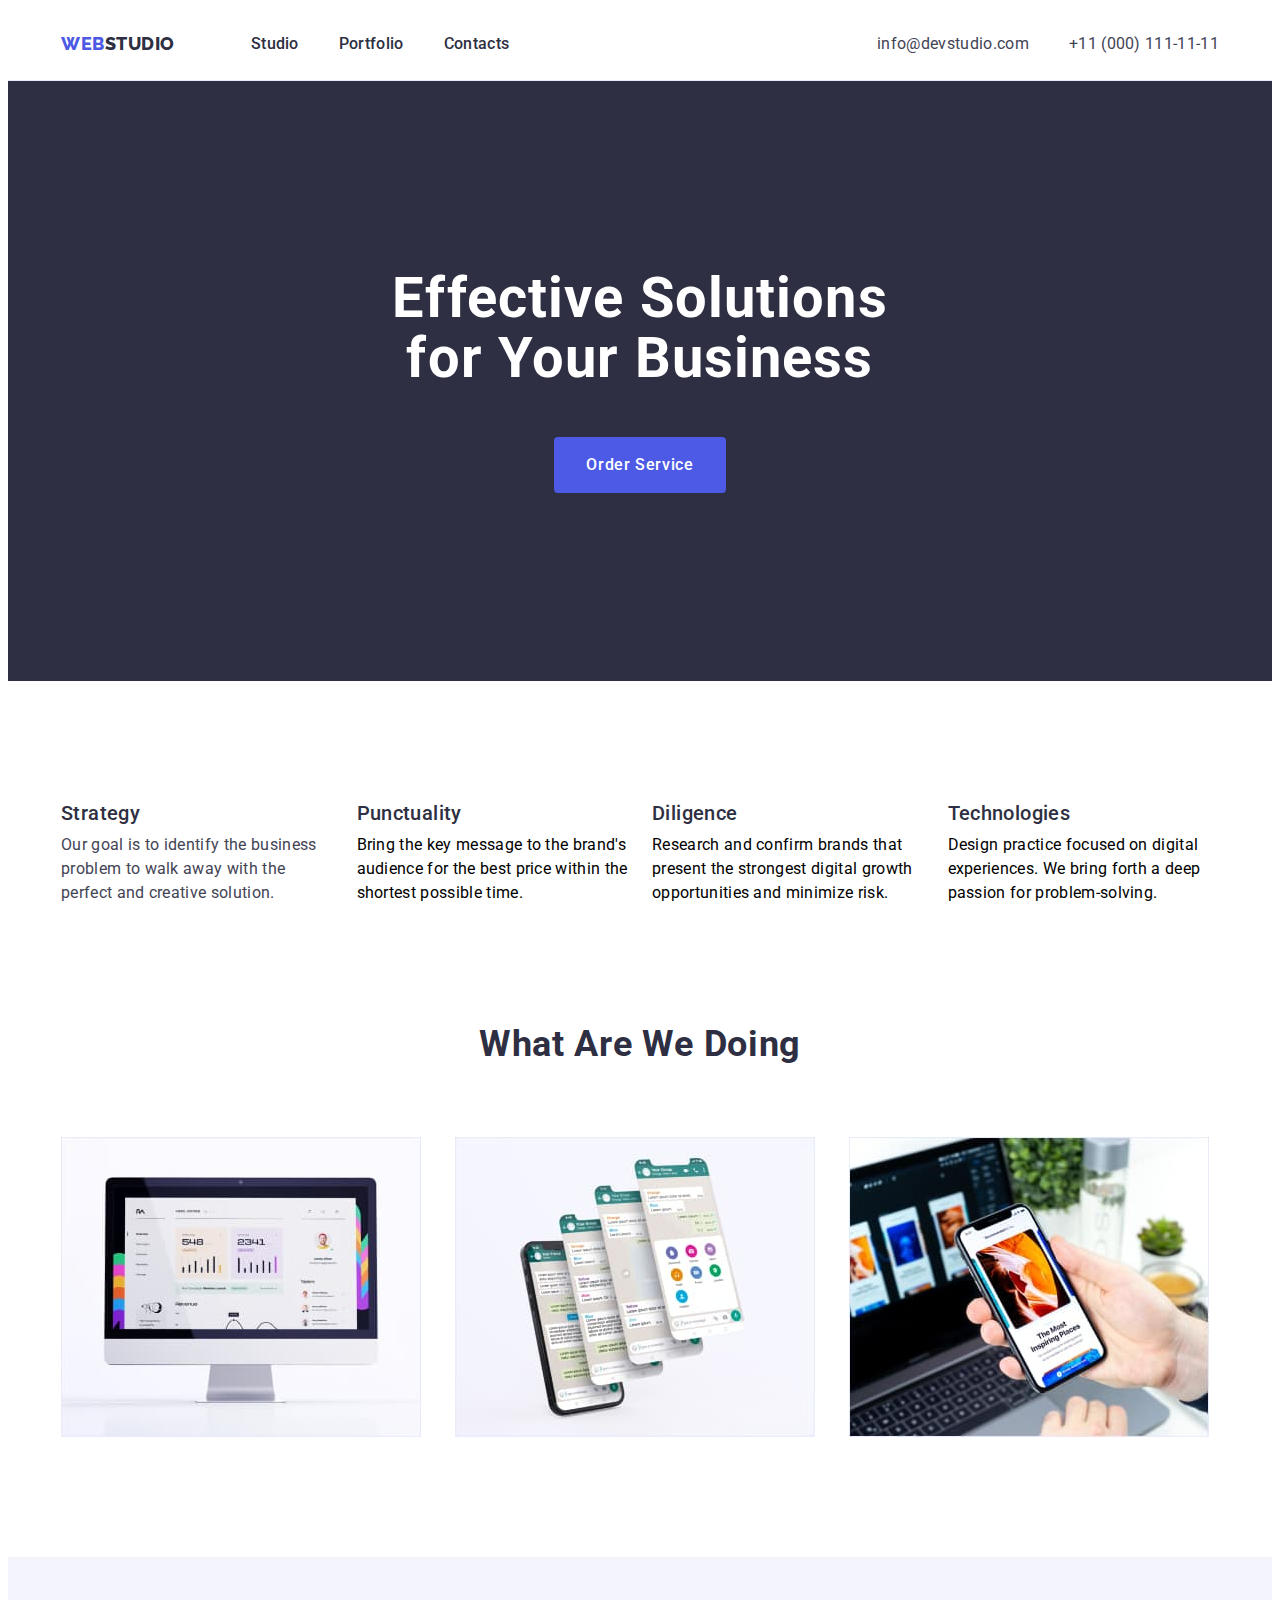
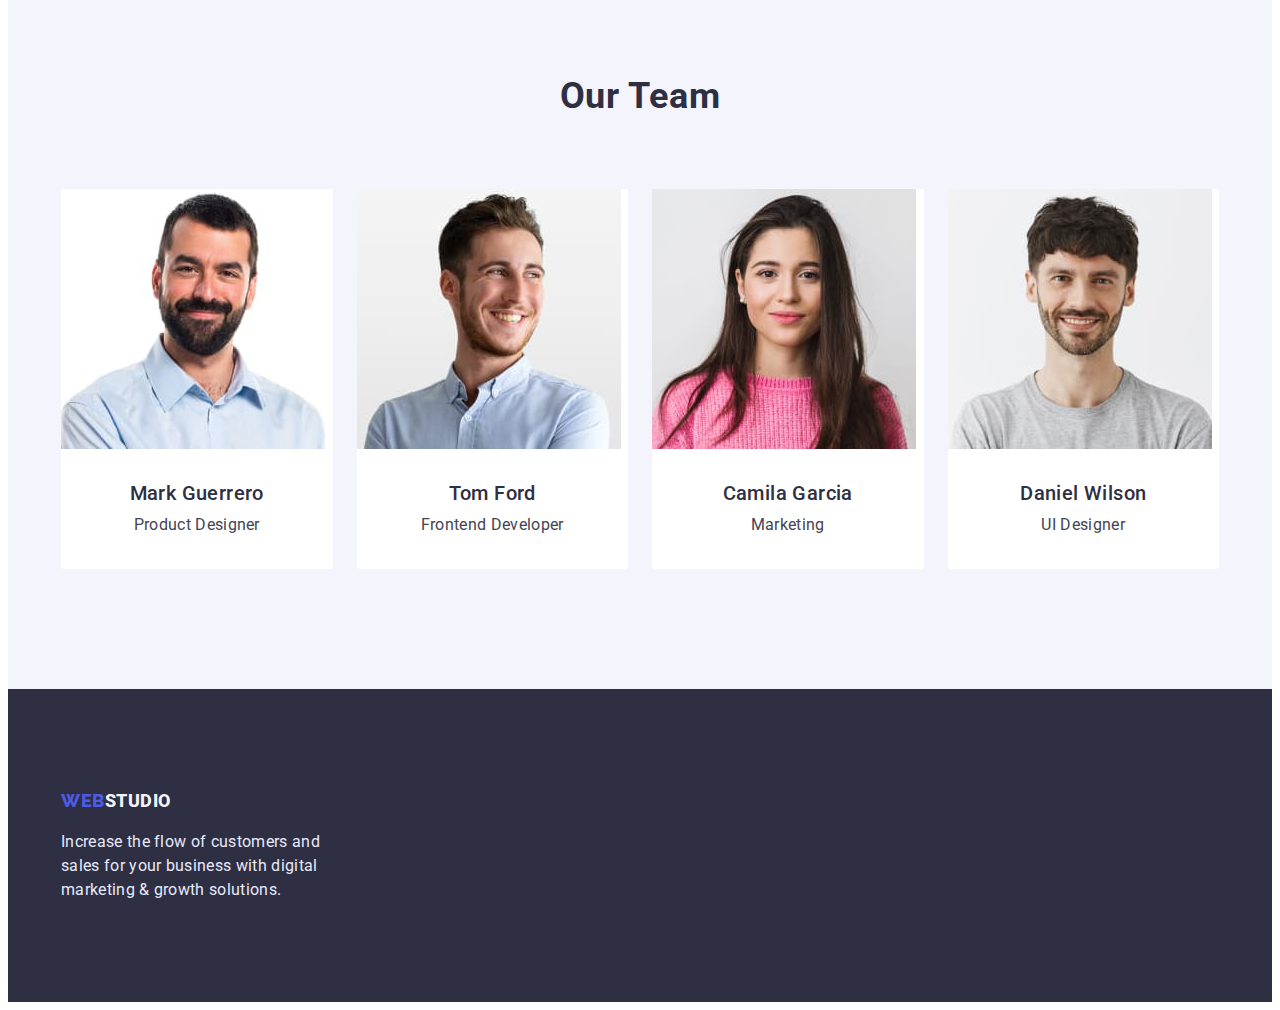
<file: index.html>
<!DOCTYPE html>
<html lang="en">
<head>
    <meta charset="UTF-8">
    <meta http-equiv="X-UA-Compatible" content="IE=edge">
    <meta name="viewport" content="width=device-width, initial-scale=1.0">
    <title>WebStudio</title>
    <link rel="preconnect" href="https://fonts.googleapis.com">
    <link rel="preconnect" href="https://fonts.gstatic.com" crossorigin>
    <link href="https://fonts.googleapis.com/css2?family=Raleway:wght@800&family=Roboto:wght@400;500;700;900&display=swap" rel="stylesheet">
    <link rel="stylesheet" href="https://cdnjs.cloudflare.com/ajax/libs/modern-normalize/1.1.0/modern-normalize.min.css" integrity="sha512-wpPYUAdjBVSE4KJnH1VR1HeZfpl1ub8YT/NKx4PuQ5NmX2tKuGu6U/JRp5y+Y8XG2tV+wKQpNHVUX03MfMFn9Q==" crossorigin="anonymous" referrerpolicy="no-referrer" />
    <link rel="stylesheet" href="./css/styles.css">
    
</head>
<body>
   <!-- ///////////      MAIN PAGE          ////////// -->
    <header class="header">
        
        <div class="container header-container">
            <nav class="header-navigation">
                <a class="header-nav-logo link" href="./index.html">  <span class="header-logo">Web</span>Studio </a>
                <ul class="header-list list">
                    <li class="header-item">
                        <a class="header-link link" href="./index.html">Studio</a></li>
                    <li class="header-item">
                        <a class="header-link link" href="./portfolio.html">Portfolio</a></li>
                    <li class="header-item">
                        <a class="header-link link" href="./index.html">Contacts</a></li>
                </ul>
            
            </nav>
            <address class="header-address">
                <ul class="header-address-list list address-container">
                    <li class="header-address-item">
                        <a class="header-address-link link" href="mailto:info@devstudio.com">info@devstudio.com</a></li>
                    <li class="header-address-item">
                        <a class="header-address-link link" href="tel:+110001111111">+11 (000) 111-11-11</a></li>
                </ul>
            </address>
        </div >
        
    
    </header>

   
    

    <!--section 2 main-->
    <main class="main">
     <!-- ///////////     H1+BTN        ////////// -->
        <section class="main-section">

            <div class="container">
                <h1 class="main-title">Effective Solutions for Your Business</h1>
                 
                <button class="main-btn" type="button">Order Service</button>
        </div >
        

    </section>
            
                
        
        
        
            <!-- ///////////      TECHNOLOGIES          ////////// -->
        
            
                <section class="technologies-section">
                    
                    <div class="container">
                        <h2 class="visually-hidden">Technologies</h2>
                        
                        <ul class="technologies-list list">
                            
                            <li class="technologies-items">
                                <h3 class="technologies-subtitle subtitle">Strategy</h3>
                                <p class="technologies-text textttt">Our goal is to identify the business
                                    problem to walk away with the perfect and creative solution. </p>
                            </li>
                            <li class="technologies-items">
                                <h3 class="technologies-subtitle subtitle">Punctuality</h3>
                                <p class="technologies-text">Bring the key message to the brand's audience for the best price within the shortest possible time.</p>
                            </li>
                            <li class="technologies-items">
                                <h3 class="technologies-subtitle subtitle">Diligence</h3>
                                <p class="technologies-text">Research and confirm brands that present the strongest digital growth opportunities and minimize risk.</p>
                            </li>
                            <li class="technologies-items">
                                <h3 class="technologies-subtitle subtitle">Technologies</h3>
                                <p class="technologies-text">Design practice focused on digital experiences. We bring forth a deep passion for problem-solving.</p>
                            </li>
                        </ul>
                    </div>
                </section>
                <!-- ///////////     DOING          ////////// -->
                <section class="doing-section">
                    <div class="container">
                        <h2 class="doing-subtitle">What are we doing</h2>
                        <ul class="doing-list list">
                            <li class="doing-items"><img class="doing-images" src="./images/img1.jpg" width="360" height="300" alt="Computer monitor"></li>
                            <li class="doing-items"><img class="doing-images" src="./images/img2.jpg" width="360" height="300" alt="Phone monitor"></li>
                            <li class="doing-items"><img class="doing-images" src="./images/img3.jpg" width="360" height="300" alt="Computer and Phone"></li>
                        </ul>
                    </div >
                </section>
            
                <!-- ///////////    TEAM          ////////// -->
                <section class="team-section">
                    <div class="container">
                        <h2 class="team-subtitle">Our Team</h2>
                        <ul class="team-list list">
                            <li class="team-items items"> <img class="team-images" src="./images/img4.jpg" width="264" height="260" alt="Mark Guerrero"> 
                                <div class="text-block">
                                    <h3 class="team-headline ">Mark Guerrero</h3>
                                    <p class="team-text textttt ">Product Designer</p>
                                </div >
                            </li>
                            <li class="team-items items"><img class="team-images" src="./images/img5.jpg" width="264" height="260" alt="Tom Ford"> 
                                <div class="text-block">
                                    <h3 class="team-headline ">Tom Ford</h3>
                                    <p class="team-text textttt ">Frontend Developer</p>
                                </div >
                            </li>
                            <li class="team-items items"><img class="team-images" src="./images/img6.jpg" width="264" height="260" alt="Camila Garcia"> 
                                <div class="text-block">
                                    <h3 class="team-headline ">Camila Garcia</h3>
                                    <p class="team-text textttt ">Marketing</p>
                                </div >
                            </li>
                            <li class="team-items items"><img class="team-images" src="./images/img7.jpg" width="264" height="260" alt="Daniel Wilson"> 
                                <div class="text-block">
                                    <h3 class="team-headline ">Daniel Wilson</h3>
                                    <p  class="team-text textttt ">UI Designer</p>
                                </div >
                            </li>
                        </ul>
                    </div >
                </section>
            
        </main>


       <!-- ///////////     FOOTER      ////////// -->
    
       
       <footer class="footer">
        <div class="container">
            <a class="footer-link link" href="./index.html"><span class="footer-logo">Web</span>Studio</a>
            <p class="footer-text textttt">
                Increase the flow of customers and sales for your business with digital marketing & growth solutions.
            </p>
        </div >
        </footer>        
        
           
            
       
   
    
    


</body>
</html>
</file>
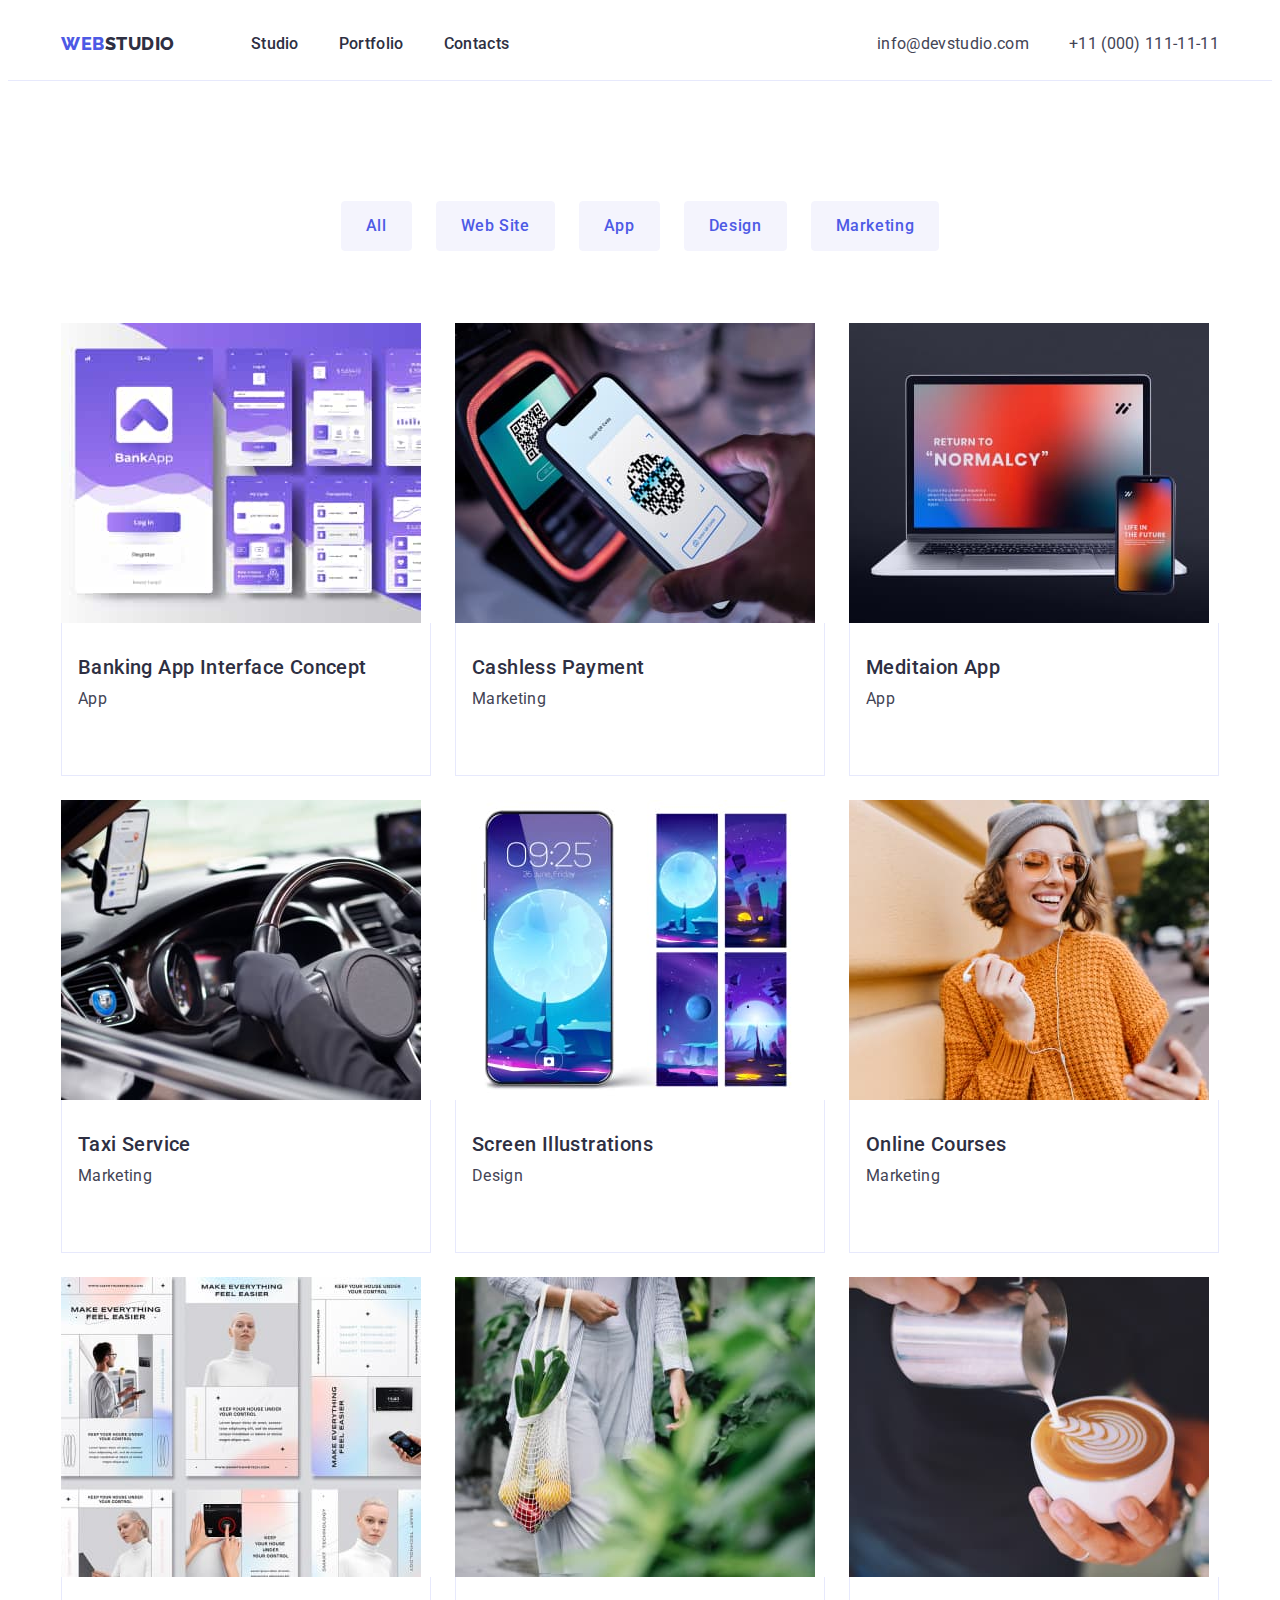
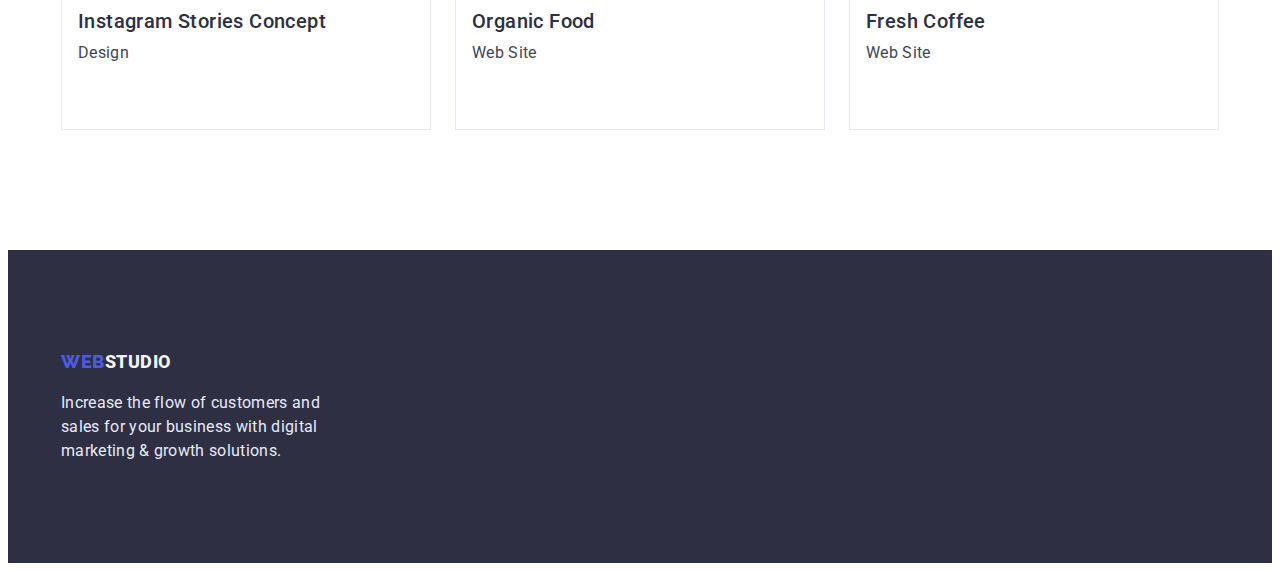
<file: portfolio.html>
<!DOCTYPE html>
<html lang="en">
<head>
    <meta charset="UTF-8">
    <meta http-equiv="X-UA-Compatible" content="IE=edge">
    <meta name="viewport" content="width=device-width, initial-scale=1.0">
    <link rel="stylesheet" href="./css/styles.css">
    <title>WebStudio</title>
    <link rel="preconnect" href="https://fonts.googleapis.com">
    <link rel="preconnect" href="https://fonts.gstatic.com" crossorigin>
    <link href="https://fonts.googleapis.com/css2?family=Raleway:wght@800&family=Roboto:wght@400;500;700;900&display=swap" rel="stylesheet">
</head>
<body>
   <!-- ///////////      MAIN PAGE          ////////// -->
   <header class="header">
        
    <div class="container header-container">
        <nav class="header-navigation">
            <a class="header-nav-logo link" href="./index.html">  <span class="header-logo">Web</span>Studio </a>
            <ul class="header-list list">
                <li class="header-item">
                    <a class="header-link link" href="./index.html">Studio</a></li>
                <li class="header-item">
                    <a class="header-link link" href="./portfolio.html">Portfolio</a></li>
                <li class="header-item">
                    <a class="header-link link" href="./index.html">Contacts</a></li>
            </ul>
        
        </nav>
        <address class="header-address">
            <ul class="header-address-list list address-container">
                <li class="header-address-item">
                    <a class="header-address-link link" href="mailto:info@devstudio.com">info@devstudio.com</a></li>
                <li class="header-address-item">
                    <a class="header-address-link link" href="tel:+110001111111">+11 (000) 111-11-11</a></li>
            </ul>
        </address>
    </div >
    

</header>

   
    

    <!--section 2 main-->
    <main class="main">
        <!--h1 section services-->
            
                <section class="main-section-services">
                    <div class="container">
                        <h1 class="visually-hidden">Services</h1>
                        <ul class="button-list list">
                            <li class="btn-items"><button class="button-items" type="button">All</button></li>
                            <li class="btn-items"><button class="button-items" type="button">Web Site</button></li>
                            <li class="btn-items"><button class="button-items" type="button">App</button></li>
                            <li class="btn-items"><button class="button-items" type="button">Design</button></li>
                            <li class="btn-items"><button class="button-items" type="button">Marketing</button></li>
                        </ul>
                    
            
                    <!-- section h2 types of services -->
                    
                        
                        <ul class="types-list list ">
                            <li class="types-items">
                                <a class="types-link link" href="">
                                    <img class="types-images" src="./images/banking1.jpg" width="360" alt="Banking App Interface Concept">
                                    <div class="types-text-block">
                                        <h2 class="types-subtitle subtitle">Banking App Interface Concept</h2>
                                        <p class="types-text textttt">App</p>
                                    </div >
                                </a>
                            </li>
                            <li class="types-items">
                                <a class="types-link link" href="">
                                    <img class="types-images" src="./images/CashlessPayment2.jpg" width="360" alt="Cashless Payment">
                                   <div class="types-text-block">
                                        <h2 class="types-subtitle subtitle">Cashless Payment</h2>
                                        <p class="types-text textttt">Marketing</p>
                                   </div >
                                </a>
                            </li>
                            <li class="types-items">
                                <a class="types-link link" href="">
                                    <img class="types-images" src="./images/MeditaionApp3.jpg" width="360" alt="Meditaion App">
                                   <div class="types-text-block">
                                        <h2 class="types-subtitle subtitle">Meditaion App</h2>
                                        <p class="types-text textttt">App</p>
                                   </div >
                                </a>
                            </li>
                            <li class="types-items">
                                <a class="types-link link" href="">
                                    <img class="types-images" src="./images/TaxiService4.jpg" width="360" alt="Taxi Service">
                                   <div class="types-text-block">
                                        <h2 class="types-subtitle subtitle">Taxi Service</h2>
                                        <p class="types-text textttt">Marketing</p>
                                   </div >
                                </a>
                            </li>
                            <li class="types-items">
                                <a class="types-link link" href="">
                                    <img class="types-images" src="./images/ScreenIllustration5.jpg" width="360" alt="Screen Illustrations">
                                   <div class="types-text-block">
                                        <h2 class="types-subtitle subtitle">Screen Illustrations</h2>
                                        <p class="types-text textttt">Design</p>
                                   </div >
                                </a>
                            </li>
                            <li class="types-items">
                                <a class="types-link link" href="">
                                    <img class="types-images" src="./images/OnlineCourses6.jpg" width="360" alt="Online Courses">
                                    <div class="types-text-block">
                                        <h2 class="types-subtitle subtitle">Online Courses</h2>
                                        <p class="types-text textttt">Marketing</p>
                                    </div >
                                </a>
                            </li>
                            <li class="types-items">
                                <a class="types-link link" href="">
                                    <img class="types-images" src="./images/InstagramStoriesConcept7.jpg" width="360" alt="Instagram Stories Concept">
                                    <div class="types-text-block">
                                        <h2 class="types-subtitle subtitle">Instagram Stories Concept</h2>
                                        <p class="types-text textttt">Design</p>
                                    </div >
                                </a>
                            </li>
                            <li class="types-items">
                                <a class="types-link link" href="">
                                    <img class="types-images" src="./images/OrganicFood8.jpg" width="360" alt="Organic Food">
                                    <div class="types-text-block">
                                        <h2 class="types-subtitle subtitle">Organic Food</h2>
                                        <p class="types-text textttt">Web Site</p>
                                    </div >
                                </a>
                            </li>
                            <li class="types-items">
                                <a class="types-link link" href="">
                                    <img class="types-images" src="./images/FreshCoffee9.jpg" width="360" alt="Fresh Coffee">
                                    <div class="types-text-block">
                                        <h2 class="types-subtitle subtitle">Fresh Coffee</h2>
                                        <p class="types-text textttt">Web Site</p>
                                    </div >
                                </a>
                            </li>
                            
                        </ul>
                    </div >
                </section>
            
            
    
        </main>
    
                
            
    
    


        <!-- ///////////      FOOTER          ////////// -->
    
        <footer class="footer">
            <div class="container">
                <a class="footer-link link" href="./index.html"><span class="footer-logo">Web</span>Studio</a>
                <p class="footer-text textttt">
                    Increase the flow of customers and sales for your business with digital marketing & growth solutions.
                </p>
            </div >
            </footer>     
    
    


</body>
</html>
</file>
<file: css/styles.css>
:root {
  --main-color-title: #2e2f42;
  --main-color-text: #434455;
  --adress-link-color: #404bbf;
  --logo-color-braun: #4d5ae5;
  --bg-white-color: #ffffff;
  --ashen-color: #f4f4fd;
  --gray-color: #E7E9FC;
}

p,
h1,
h2,
h3,
h4,
h5,
h6 {
  margin: 0;
}

ul{
  margin: 0;
  padding-left: 0;
}

body {
  font-family: "Roboto", sans-serif;
  background-color: var(--bg-white-color);
  font-size: 16px;
  line-height: 1.5;
  letter-spacing: 0.02em;
}

.container{
  width:100%;
  max-width: 1158px;
  padding-left: 15px;
  padding-right: 15px;
  margin: 0 auto;
  /* outline: 2px solid red; */
  
}

.link {
  text-decoration: none;
}

.list {
  list-style: none;
}

.textttt {
  color: var(--main-color-text);
}
/* --------------------HEADER ---------------------*/
.header {
  
  border-bottom: 1px solid var(--gray-color);

}

.header-container{
  display: flex;
  
  
}

.text-aligt-centr {
  text-align: center;
  padding-top: 24px;
}



.subtitle {
  font-weight: 500;
  font-size: 20px;
  line-height: 1.2;
  letter-spacing: 0.02em;
  color: var(--main-color-title);
}

.header-navigation {
  display: flex;
  margin-right: auto;
}
.header-nav-logo {
  display: block;
  padding-top: 24px;
  padding-bottom: 24px;
  margin-right: 76px;
  
  font-family: "Raleway", sans-serif;
  text-transform: uppercase;
  font-weight: 800;
  font-size: 18px;
  line-height: 1.33;
  letter-spacing: 0.03em;
  color: var(--main-color-title);
}
.header-logo {
  color: var(--logo-color-braun);
}

.header-list {
  display: flex;
  gap: 40px;
}
.header-item {

}
.header-link {
  display: block;
  padding-top: 24px;
  padding-bottom: 24px;
  
  font-weight: 500;
  font-size: 16px;
  line-height: 1.5;
  letter-spacing: 0.02em;
  color: var(--main-color-title);
}

.header-link:is(:hover, :focus) {
  color: var(--adress-link-color);
}

.header-address {
  font-style: normal;
}
.address-container{
  display: flex;
}
.header-address-list {
  gap: 40px;
}
.header-address-item {
}
.header-address-link {
  display: block;
  padding-top: 24px;
  padding-bottom: 24px;
  
  font-size: 16px;
  line-height: 1.5;
  letter-spacing: 0.02em;
  color: var(--main-color-text);
  font-style: normal;
}

.header-address-link:is(:hover, :focus) {
  color: var(--adress-link-color);
}

/* ------------------MAIN--------------------- */

.main {
  background-color: var(--bg-white-color);
}
.main-section {
  background-color: var(--main-color-title);
  
  padding-top: 188px;
  padding-bottom: 188px;
}
.main-title {

  margin-right: auto;
  margin-left: auto;
  width: 496px;
  margin-bottom: 48px;
  
  font-weight: 700;
  text-align: center;
  font-size: 56px;
  line-height: 1.07;
  letter-spacing: 0.02em;
  color: var(--bg-white-color);
  

}


.main-btn {
  display: block;
  margin: 0 auto;
  padding: 16px 32px;
  border-radius: 4px;
  border:1px;
  
  cursor: pointer;
  background-color: var(--logo-color-braun);
  font-family: inherit;
  font-weight: 500;
  font-size: 16px;
  line-height: 1.5;
  letter-spacing: 0.04em;
  color: var(--bg-white-color);
  
  
}
 

.main-btn:is(:hover, :focus) {
  background-color: var(--adress-link-color);
}

/* ---------------------TECHNOLOGIES---------------------- */

.technologies-section {
  padding-top: 120px;
  padding-bottom: 120px;
}

.visually-hidden {
  position: absolute;
  width: 1px;
  height: 1px;
  margin: -1px;
  border: 0;
  padding: 0;
  white-space: nowrap;
  clip-path: inset(100%);
  clip: rect(0 0 0 0);
  overflow: hidden;
}

.technologies-list {
  display: flex;
  gap: 24px;
  
}
.technologies-items {
  width: calc((100% - 72px) / 4)
 
}
.technologies-subtitle{
  padding-bottom: 8px;
}

/* ------------------DOING---------------------- */

.doing-section {
  padding-bottom: 120px;
}
.doing-subtitle {
  text-align: center;
  text-transform: capitalize;
  font-size: 36px;
  line-height: 1.11;
  letter-spacing: 0.02em;
  color: var(--main-color-title);
  margin-bottom: 72px;
}
.doing-list {
  display: flex;
  justify-content: space-between;
}
.doing-images{
  display: block;
  max-width: 100%;
  height: auto;
}
  


.doing-items {
  width: calc((100% - 48px) / 3)
}
.doing-images {
}

/*---------------------------TEAM----------------------- */

.team-section {
  background-color: var(--ashen-color);
  padding-top: 120px;
  padding-bottom: 120px;
}
.team-subtitle {
  text-align: center;
  font-size: 36px;
  line-height: 1.11;
  letter-spacing: 0.02em;
  color: var(--main-color-title);
  margin-bottom: 72px;
  
}


.team-list {
  display: flex;
  justify-content: space-between;
  
}

.team-items {
  border-radius: 0px 0px 4px 4px;
  width: calc((100% - 72px) / 4)
}
.items {
  background-color: var(--bg-white-color);
}
.team-images {
  display: block;
  max-width: 100%;
  height: auto;
}

.text-block{
  text-align: center;
  padding: 32px 16px ;
}
.team-headline {
  margin-bottom: 8px;
  font-weight: 500;
  font-size: 20px;
  line-height: 1.2;
  letter-spacing: 0.02em;
  color: var(--main-color-title);
 

}
.team-text{
  
}

/* --------------FOOTER-------------- */


.footer {
  padding-top: 100px;
  padding-bottom: 100px;
  
  background-color: var(--main-color-title)
  
}
  
.footer-link {
  text-transform: uppercase;
  font-weight: 800;
  font-size: 18px;
  line-height: 1.33;
  letter-spacing: 0.03em;
  color: var(--ashen-color);
  margin-top: 100px;
  margin-bottom: 16px;
}

.footer-logo {
  font-family: "Raleway", sans-serif;
  font-style: normal;
  font-weight: 800;
  font-size: 18px;
  line-height: 1.33;
  letter-spacing: 0.03em;
  font-style: normal;
  color: var(--logo-color-braun);
  
}
.footer-text {
  max-width: 264px;
  color: var(--gray-color);
  margin-top: 16px;
  
}

/* ---------------------------PORTFOLIO--------------------------- */

.main {
  background-color: var(--bg-white-color);
}
.main-section-services {
  padding-top: 120px;
  padding-bottom: 120px;

}

.button-list {
  justify-content: center;
  display: flex;
  margin-bottom: 72px;
  gap: 24px;
  
}

.btn-items {
}

.button-items {
  padding: 12px 24px;
  
  border-radius: 4px;
  border: 1px solid var(--ashen-color);
  
  font-family: inherit;
  background-color: var(--ashen-color);
  color: var(--logo-color-braun);
  font-weight: 500;
  font-size: 16px;
  line-height: 1.5;
  letter-spacing: 0.04em;
  cursor: pointer;
}


.button-items:is(:hover, :focus) {
  background-color: var(--logo-color-braun);
  color: var(--bg-white-color);
  border-color: transparent;
}

.types-section {
}
.types-list {
  display: flex;
  flex-wrap:  wrap;
  gap: 24px;
  
  
  
}
.types-items {
  
  
  width: calc((100% - 48px) / 3)
  
}
.types-link {
}
.link {
}
.types-images {
  display: block;
  max-width: 100%;
  height: auto;
}
.types-text-block{
  border-right: 1px solid #E7E9FC;
  border-left: 1px solid #E7E9FC;
  border-bottom: 1px solid #E7E9FC;
  padding-top: 32px;
  padding-left: 16px;
  padding-bottom: 64px;


}
.types-subtitle {
  margin-bottom: 8px;
  
}
.types-text {
  font-weight: 400;
  font-size: 16px;
  line-height: 1.5;
}
</file>
